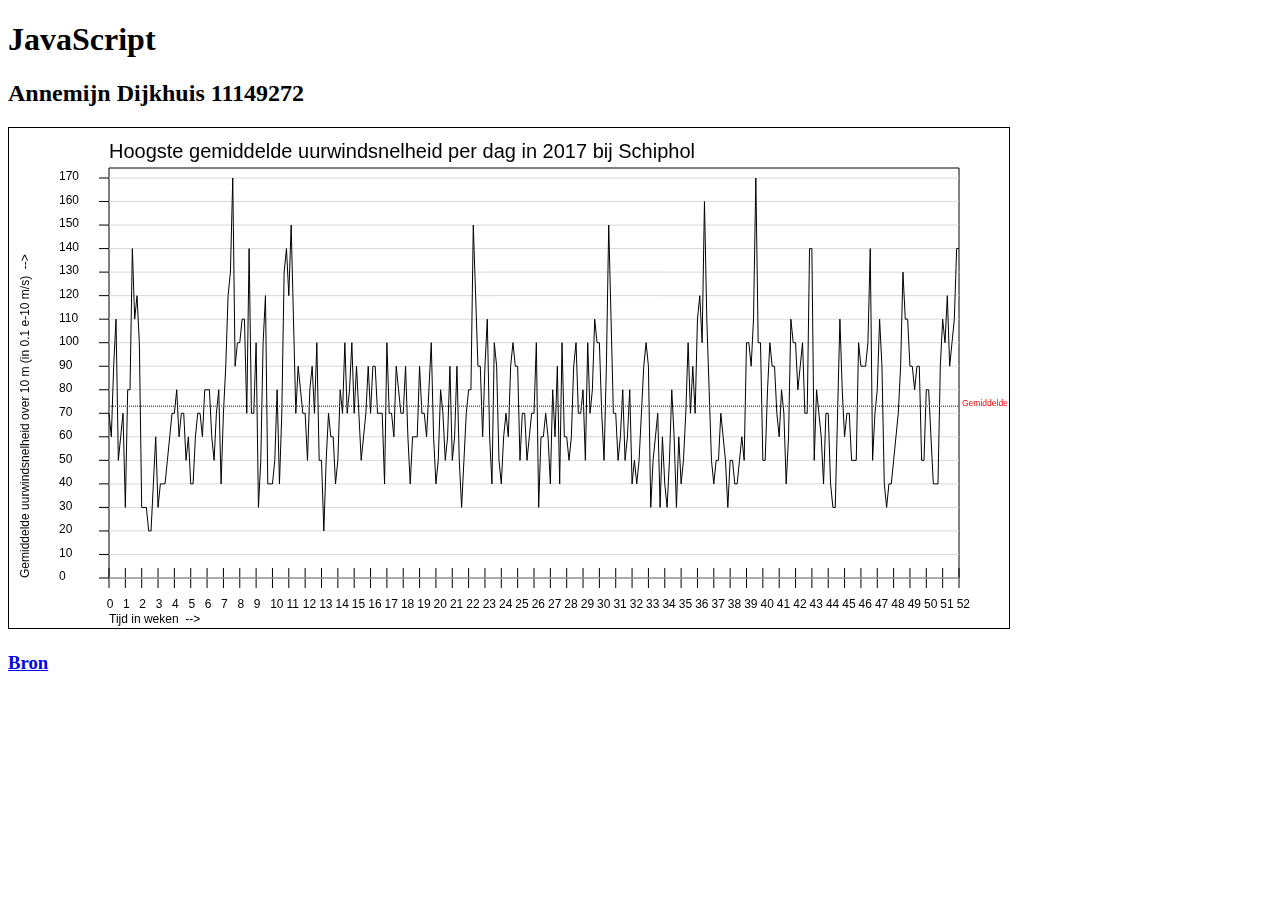
<file: homework/Week_3/index.html>
<!-- Annemijn Dijkhuis -->
<!-- 11149272 -->
<!-- Code that composes a line graph -->


<!DOCTYPE html>
<html>
<head>
  <title>
    Graph Annemijn Dijkuis
  </title>
  <body>
    <h1> JavaScript </h1>
    <h2> Annemijn Dijkhuis 11149272 </h2>
    <canvas id="canvas" width="1000" height="500" style="border:1px solid #000000;">
    </canvas>
    <script>

      // create canvas
      var canvas = document.getElementById("canvas");
      var ctx = canvas.getContext('2d')

      // declaration of semi-constant variables
      beginningXAxis = 100
      endingXAxis = canvas.width - 50
      beginningYAxis = 50
      endingYAxis = canvas.height - 50

      function createTransform(domain, range){
      	// domain is a two-element array of the data bounds [domain_min, domain_max]
      	// range is a two-element array of the screen bounds [range_min, range_max]
      	// this gives you two equations to solve:
      	// range_min = alpha * domain_min + beta
      	// range_max = alpha * domain_max + beta
       		// a solution would be:

          var domain_min = domain[0]
          var domain_max = domain[1]
          var range_min = range[0]
          var range_max = range[1]

          // formulas to calculate the alpha and the beta
         	var alpha = (range_max - range_min) / (domain_max - domain_min)
          var beta = range_max - alpha * domain_max

          // returns the function for the linear transformation (y= a * x + b)
          return function(x){
            return alpha * x + beta;
          }
      }

      // data of the y axis
      var dataY = []

      // loading jsonFile
      var fileName = "file.json";
      var txtFile = new XMLHttpRequest();
      txtFile.onreadystatechange = function() {
          if (txtFile.readyState === 4 && txtFile.status == 200) {
              var jsonFile = JSON.parse(txtFile.responseText);
              jsonFile.forEach(function(object) {
                dataY.push( parseInt((Object.values(object)[2]), 10))
                });

              // determine domain and range of both axes
              var xDomain = [0,0];
              var yDomain = [0, 0]
              var xRange = [beginningXAxis,endingXAxis];
              var yRange = [endingYAxis, beginningYAxis]
              yDomain[1] = Math.max(...dataY);
              xDomain[1] = dataY.length - 1

              // determine average of the data
              var sum = 0;
              for (var i = 0; i < dataY.length; i++){
                sum += dataY[i]
              }

              var average = parseInt(sum/dataY.length, 10);

              // compose fucntions to transform data
              var xTrans = createTransform(xDomain, xRange);
              var yTrans = createTransform(yDomain, yRange);

              // generate axes
              ctx.beginPath();
              ctx.moveTo(beginningXAxis, endingYAxis)
              ctx.lineTo(beginningXAxis, beginningYAxis - 10)
              ctx.lineTo(endingXAxis, beginningYAxis - 10)
              ctx.lineTo(endingXAxis, endingYAxis)
              ctx.lineTo(beginningXAxis, endingYAxis)
              ctx.stroke();
              ctx.closePath();

              // generate xticks and labels
              ctx.beginPath();
              for (var i = 0; i < 365; i += 7){
                ctx.moveTo(xTrans(i), 440);
                ctx.lineTo(xTrans(i), 460);
                ctx.font = "12px Arial";
                xTick = parseInt((i + 1) / 7)

                ctx.fillText(xTick,xTrans(i - 1),480)
              }
              ctx.stroke();

              for (i = 0; i < 180; i += 10){
                // generate yticks
                ctx.beginPath();
                ctx.moveTo(beginningXAxis, yTrans(i));
                ctx.lineTo(90, yTrans(i));
                ctx.stroke()

                // generate a grid
                ctx.beginPath();
                ctx.strokeStyle = '#D8D8D8';
                ctx.moveTo(beginningXAxis, yTrans(i));
                ctx.lineTo(endingXAxis, yTrans(i));
                ctx.stroke();

                // generate ylabels
                ctx.beginPath();
                ctx.strokeStyle = '#000000';
                ctx.lineWidth ='1';
                yTick = parseInt((i + 1) /10) * 10;
                ctx.fillText(yTick, 50, yTrans(i - 1));
                ctx.stroke();
                }

            // plot graph
              for (var x = 0; x < 365; x++ ){
                var xScreen = xTrans(x);
                y = dataY[x];
                yScreen = yTrans(y);
                if (x === 0){
                  ctx.moveTo(xScreen, yScreen);
                }
                else{
                ctx.lineTo(xScreen, yScreen);
                }
              }
              ctx.stroke();

            // plot line average
            ctx.beginPath();
            ctx.setLineDash([1,1]);
            ctx.strokeStyle = '#ff0000';
            ctx.moveTo(beginningXAxis, yTrans(average));
            ctx.lineTo(endingXAxis, yTrans(average));
            ctx.stroke();

            // create text
            ctx.fillText("Tijd in weken  -->", beginningXAxis, endingYAxis + 45);

            ctx.font = "20px Arial"
            ctx.fillText("Hoogste gemiddelde uurwindsnelheid per dag in 2017 bij Schiphol", beginningXAxis, beginningYAxis - 20);

            ctx.font = "8.5px Arial"
            ctx.fillStyle= 'red';
            ctx.fillText("Gemiddelde", endingXAxis + 3, yTrans(average))

            ctx.fillStyle = 'black'
            ctx.font = "12px Arial"
            ctx.rotate(-Math.PI/2);
            ctx.fillText("Gemiddelde uurwindsnelheid over 10 m (in 0.1 e-10 m/s)  -->",beginningXAxis - 550,beginningYAxis - 30)
            ctx.stroke();
            }
          }
            txtFile.open("GET", fileName);
            txtFile.send();
      </script>
    <h3><a href="http://projects.knmi.nl/klimatologie/daggegevens/selectie.cgi/">Bron</a></h3>
  </body>
</head>
</html>
</file>
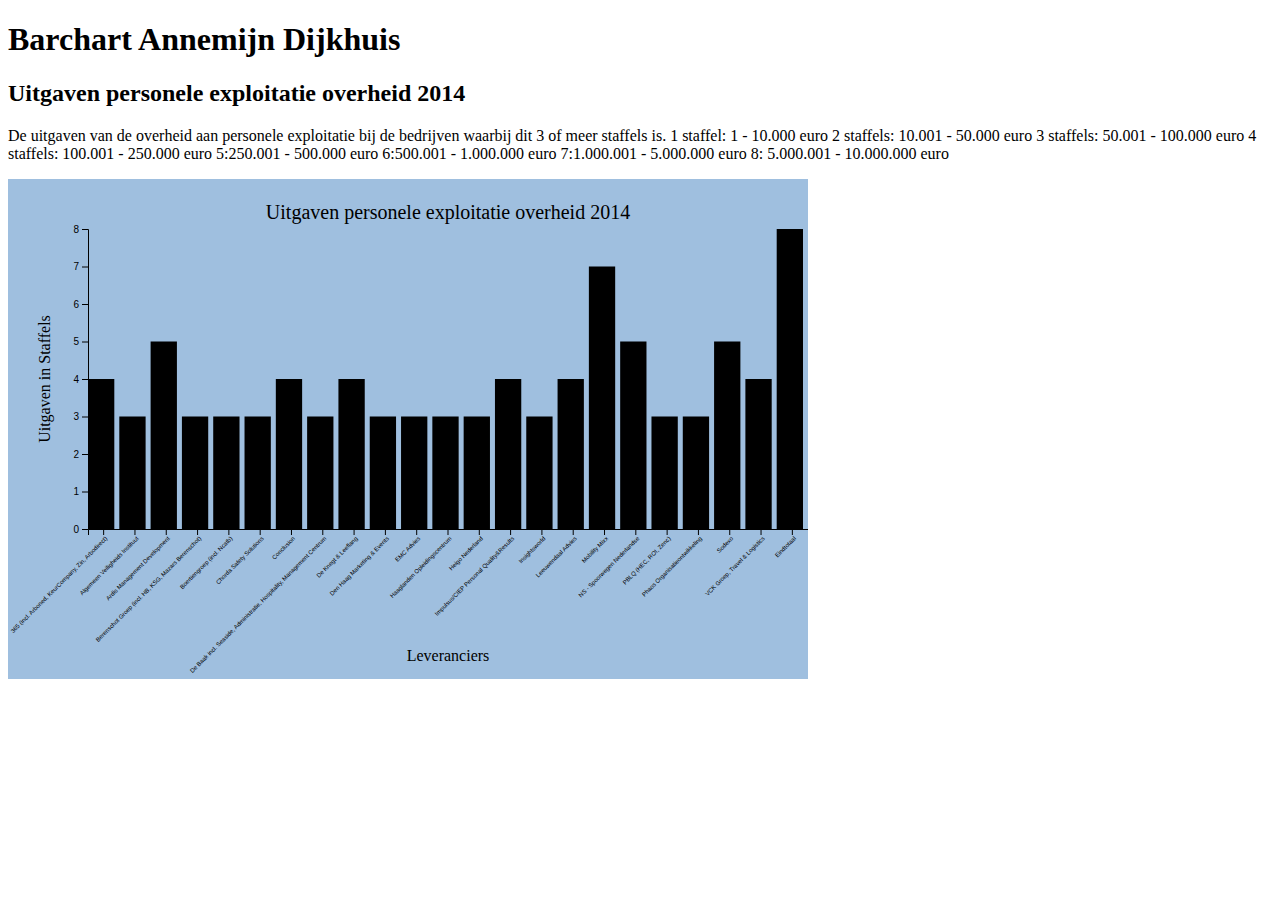
<file: homework/Week_4/index.html>
<!DOCTYPE html>
<html lang="en">


    <head>
        <meta charset="utf-8">
        <title>D3 Barchart</title>
        <script type="text/javascript" src="d3/d3.js"></script>
        <style type="text/css">
        			svg.bar-chart {
                background-color: #9fbfdf;
              }
              .bar:hover{
                fill: #000066
              }

              .toolTip {
                position: absolute;
                display: none;
                min-width: 10px;
                height: auto;
                background: none repeat scroll 0 0 #ffffff;
                border: 1px solid #000000;
                padding: 5px;
                text-align: center;
              }
        		</style>
    </head>
    <body>
      <h1>Barchart Annemijn Dijkhuis</h1>
      <h2> Uitgaven personele exploitatie overheid 2014</h2>
      <p>
        De uitgaven van de overheid aan personele exploitatie bij de bedrijven
          waarbij dit 3 of meer staffels is.
          1 staffel: 1 -  10.000 euro
          2 staffels: 10.001 - 50.000 euro
          3 staffels: 50.001 - 100.000 euro
          4 staffels: 100.001 - 250.000 euro
          5:250.001 - 500.000 euro
          6:500.001 - 1.000.000 euro
          7:1.000.001 - 5.000.000 euro
          8: 5.000.001 - 10.000.000 euro
        </p>

      <svg class="bar-chart"></svg>
      </body>

        <script type="text/javascript">

          // load data for x and y axis
          var data_lev = []
          var data_pers = []
          d3.json("pers_exp.json").then(function(root) {

                root.forEach(function(element) {
                    if (parseInt(element["1-Personele exploitatie"]) > 2){

                    data_pers.push(parseInt(element["1-Personele exploitatie"]));
                    data_lev.push((element["Leveranciers"]));
                };
            })

              // create SVG
              var svgWidth = 800, svgHeight = 500, barPadding = 5;
              var margin = { top: 150, right: 0, bottom: 50, left: 80};
              var width = svgWidth - margin.left - margin.right;
              var height = svgHeight - margin.top - margin.bottom;
              var barWidth = (width / data_pers.length);


              // set scales
              var yScale = d3.scaleLinear()
                  .domain([0, d3.max(data_pers)])
                  .range([height, 0]);


              var xScale = d3.scaleBand()
                  .domain(data_lev)
                  .range([0, width]);

              // set svg
              var svg = d3.select('svg')
                  .attr("width", svgWidth)
                  .attr("height", svgHeight)
                .append("g")
                .attr("transform", "translate(" + margin.left + "," + margin.bottom + ")");

              // create tooltip, source: https://bl.ocks.org/alandunning/274bf248fd0f362d64674920e85c1eb7
              var tooltip = d3.select("body").append("div").attr("class", "toolTip");

              // creat right axes
              svg.append("g")
                .attr("class", "x axis")
                .attr('transform', "translate(0," + height + ")")
                .call(d3.axisBottom(xScale)
                      .ticks(data_lev.length))

                .selectAll("text")
                  .style("font-size", "6px")
                  .style("text-anchor", "end")
                  .attr("dx", "-.7em")
                  .attr("dy", ".14em")
                  .attr("transform", "translate(0, 0)rotate(-45)")


            // title
            svg.append("text")
                .attr("y", -margin.bottom)
                .attr("x",width/2)
                .attr("dy", "2em")
                .style("text-anchor", "middle")
                .style("font-size", "20px")
                .text("Uitgaven personele exploitatie overheid 2014")

              // text label for the y axis
            svg.append("text")
                .attr("transform", "rotate(-90)")
                .attr("y", 10-margin.left)
                .attr("x",0 - (height / 2))
                .attr("dy", "2em")
                .style("text-anchor", "middle")
                .text("Uitgaven in Staffels")


            // text label for the x axis
            svg.append("text")
                .attr("y", svgWidth/2)
                .attr("x", width/2)
                .attr("dy", "2em")
                .style("text-anchor", "middle")
                .text("Leveranciers")


              // create right axes
              svg.append("g")
                .attr("class", "y axis")
                .attr('transform', "translate(0," + 0 +")")
                .call(d3.axisLeft(yScale));


            // make barchart
            var barChart = svg.selectAll("rect")
                  .data(data_pers)
                  .enter()
                  .append("rect")
                  .attr("class", "bar")
                  .attr("y", function (d) {
                            return yScale(d)
                  })
                  .attr("height", function(d) {
                    return height - yScale(d);
                  })
                  .attr("width", barWidth - barPadding)
                  .attr("transform", function (d,i) {
                    var translate = [barWidth * i, 0];
                    return "translate(" + translate + ")"})
                  .on('mouseover', function(d) {

                    // set tooltip
                    tooltip
                      .style("left", d3.event.pageX - 20 + "px")
                      .style("top", d3.event.pageY - 70 + "px")
                      .style("display", "inline-block")
                      .html(d);

                    // make the chart diffently colored when mouse is on it
                    var self = this;
                    d3.selectAll(".bar").filter(function() {
                      return self!=this;
                    }).transition()
                    .style("opacity", .5)


                  })
                  .on("mouseout", function(d) {
                    d3.selectAll(".bar")
                    .transition()
                    .style("opacity", 5);

                    tooltip.style("display", "none");
                  });
              });

        </script>
</html>
</file>
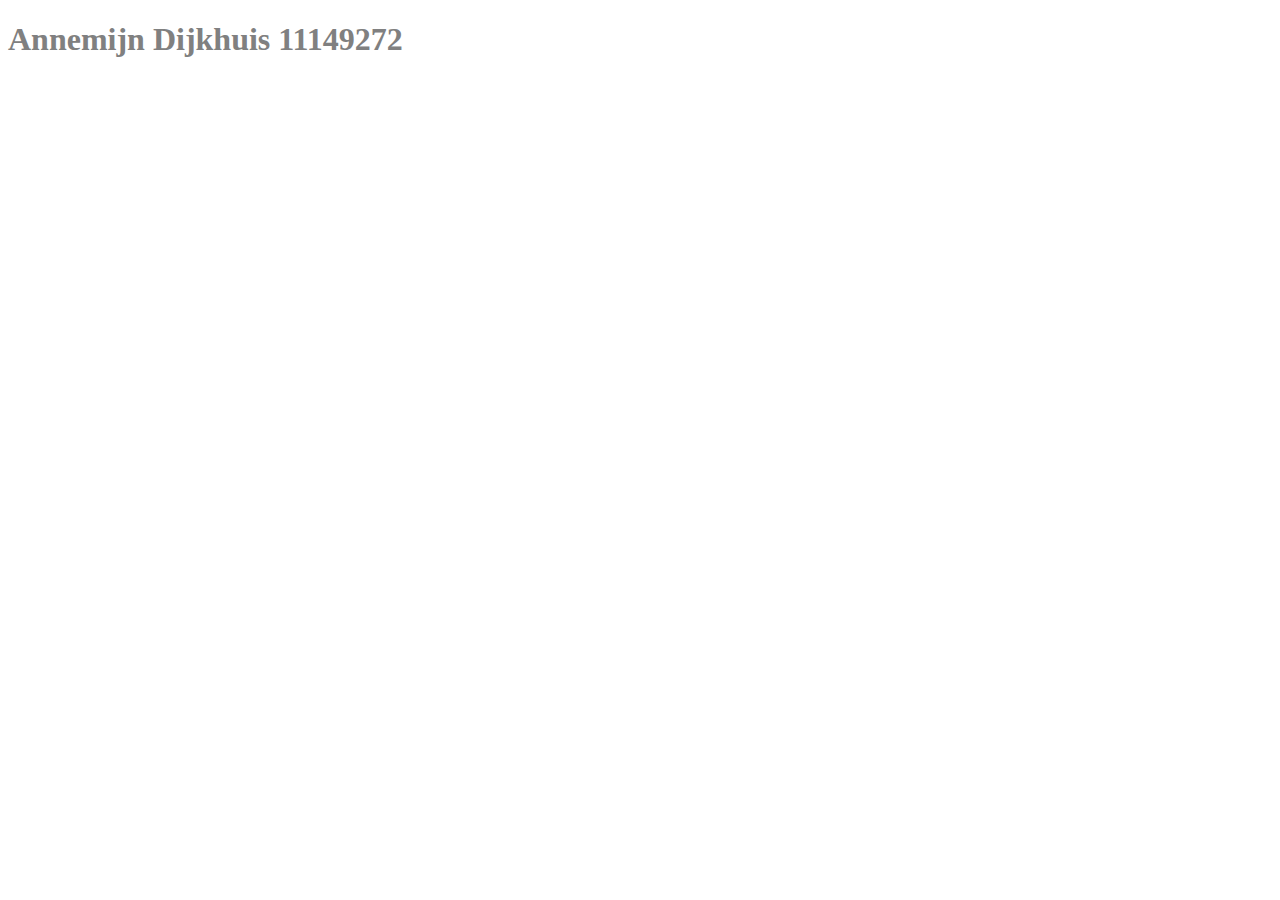
<file: homework/Week_5/scatter.html>
<!DOCTYPE html>
<!--  Scatterplot
      Annemijn Dijkhuis
      11149272    -->

<html>
  <head>
    <link rel="stylesheet" href="scatter.css">
    <title> Scatterplot</title>
  </head>
  <body>
    <h1>Annemijn Dijkhuis 11149272</h1>
    <script src="d3/d3.js"></script>
    <script src="scatter.js"></script>

  </body>
</html>
</file>
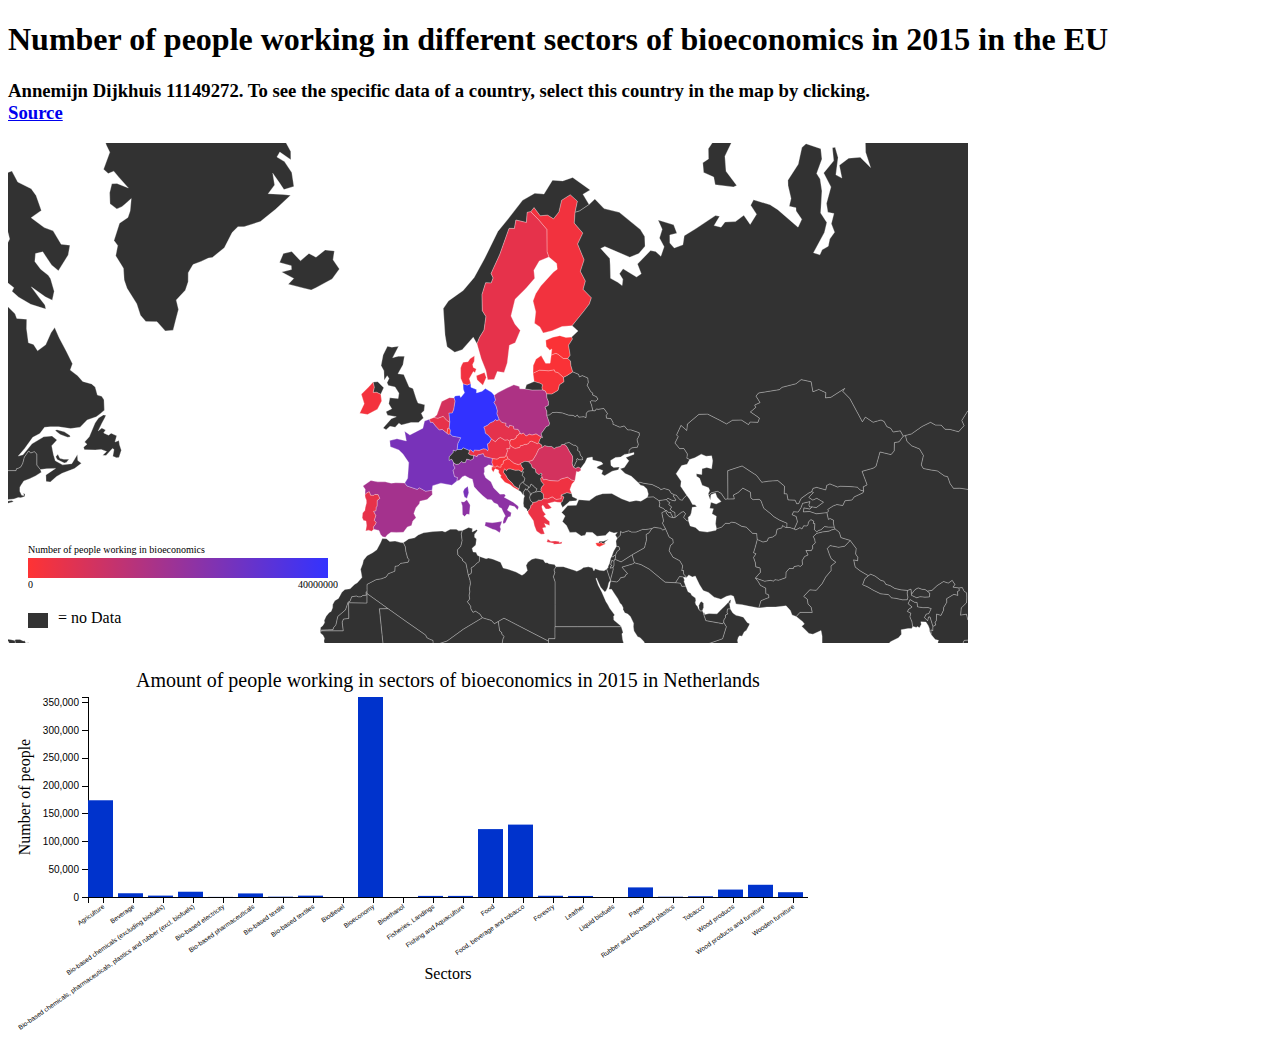
<file: homework/Week_6/linked.html>
<!DOCTYPE html>
<meta charset="utf-8">
<head>
  <title>
    D3 Linked Views
  </title>
<body>
<script src="d3/d3.min.js"></script>
<link rel="stylesheet" type="text/css" href="linked.css">
<script src="d3-tip.js"></script>
<script src="linked.js"></script>
<body onload="onload()">
</script>
</body>
</html>
</file>
<file: homework/Week_5/scatter.css>
/* CSS file for scatter.html
  Annemijn Dijkhuis
  11149272 */

body {
    background-color: white;
}

h1 {
  color: grey;
}

text {
  color: black;
}

g {
  color: black;
}

svg {
  background-color: white;
}

p {
  color: grey;
}
</file>
<file: homework/Week_6/linked.css>
/* CSS file for linked.html.
Annemijn Dijkhuis
11149272 */

.names {
fill: none;
stroke: #fff;
stroke-linejoin: round;
}

/* Tooltip CSS */
.d3-tip {
line-height: 1.5;
font-weight: 400;
font-family:"avenir next", Arial, sans-serif;
padding: 6px;
background: rgba(0, 0, 0, 0.6);
color: #FFA500;
border-radius: 1px;
pointer-events: none;
}

/* Creates a small triangle extender for the tooltip */
.d3-tip:after {
  box-sizing: border-box;
  display: inline;
  font-size: 8px;
  width: 100%;
  line-height: 1.5;
  color: rgba(0, 0, 0, 0.6);
  position: absolute;
  pointer-events: none;

}

/* Northward tooltips */
.d3-tip.n:after {
  content: "\25BC";
  margin: -1px 0 0 0;
  top: 100%;
  left: 0;
  text-align: center;
}

/* Eastward tooltips */
.d3-tip.e:after {
  content: "\25C0";
  margin: -4px 0 0 0;
  top: 50%;
  left: -8px;
}

/* Southward tooltips */
.d3-tip.s:after {
  content: "\25B2";
  margin: 0 0 1px 0;
  top: -8px;
  left: 0;
  text-align: center;
}

/* Westward tooltips */
.d3-tip.w:after {
  content: "\25B6";
  margin: -4px 0 0 -1px;
  top: 50%;
  left: 100%;
}

/*    text{
  pointer-events:none;
}*/

.details{
  color:white;
}

.axis text {
font: 10px sans-serif;
}

.axis line, .axis path {
fill: none;
stroke: #000;
shape-rendering: crispEdges;
}

/* Bar characteristics */
.bar{
fill: #0033cc;
}
.bar:hover{
fill: #00ccdd;
}
.toolTip {
position: absolute;
display: none;
min-width: 10px;
height: auto;
background: none repeat scroll 0 0 #ffffff;
border: 1px solid #000000;
padding: 5px;
text-align: center;
}
</file>
